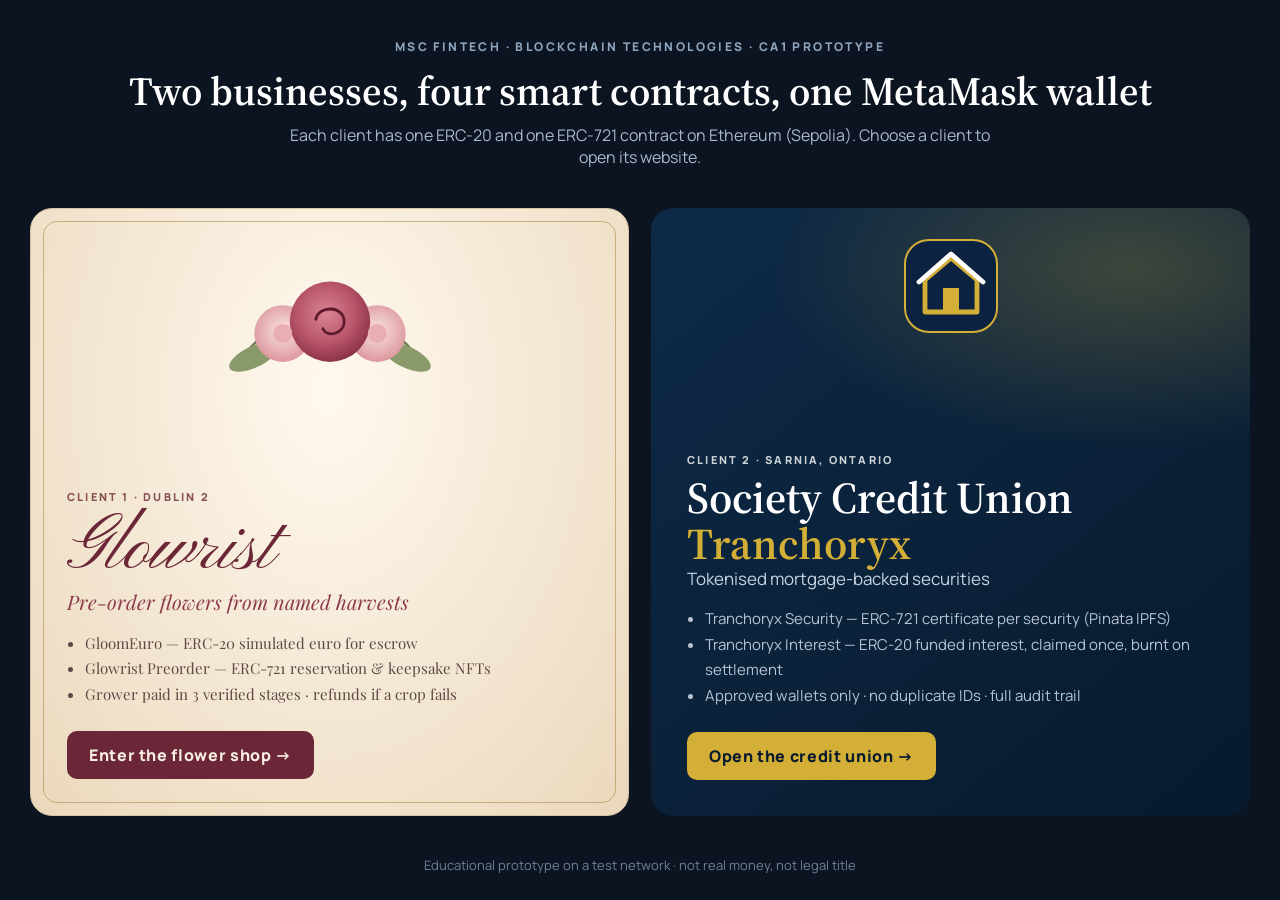
<file: index.html>
<!DOCTYPE html>
<html lang="en">
<head>
  <meta charset="UTF-8">
  <meta name="viewport" content="width=device-width, initial-scale=1.0">
  <title>Blockchain CA1 · Glowrist & Society Credit Union</title>
  <link rel="preconnect" href="https://fonts.googleapis.com">
  <link rel="preconnect" href="https://fonts.gstatic.com" crossorigin>
  <link href="https://fonts.googleapis.com/css2?family=Manrope:wght@400;600;800&family=Pinyon+Script&family=Playfair+Display:ital,wght@0,700;1,500&family=Source+Serif+4:opsz,wght@8..60,600&display=swap" rel="stylesheet">
  <style>
    * { box-sizing: border-box; }
    body { margin: 0; font-family: "Manrope", sans-serif; min-height: 100vh; display: flex; flex-direction: column; background: #0B1420; }
    .top { text-align: center; color: #fff; padding: 34px 20px 10px; }
    .top small { letter-spacing: .2em; text-transform: uppercase; font-size: 12px; color: #8FA4BD; font-weight: 800; }
    .top h1 { font-family: "Source Serif 4", serif; font-weight: 600; font-size: clamp(26px, 3.4vw, 40px); margin: 8px 0 6px; }
    .top p { color: #A9B8CA; margin: 0 auto; max-width: 720px; }
    .split { flex: 1; display: grid; grid-template-columns: 1fr 1fr; gap: 22px; padding: 30px; max-width: 1300px; width: 100%; margin: 0 auto; }
    .portal { position: relative; border-radius: 22px; overflow: hidden; text-decoration: none; display: flex; flex-direction: column; justify-content: flex-end; min-height: 480px; padding: 36px; transition: transform .25s, box-shadow .25s; }
    .portal:hover { transform: translateY(-4px); box-shadow: 0 30px 60px -20px rgba(0,0,0,.7); }
    .glow { background: radial-gradient(ellipse at 50% 30%, #FFF9EE, #EAD8BC); color: #6B2737; border: 1px solid #D8C3A2; }
    .glow::before { content: ""; position: absolute; inset: 12px; border: 1px solid rgba(176,138,78,.6); border-radius: 14px; pointer-events: none; }
    .glow .name { font-family: "Pinyon Script", cursive; font-size: 76px; line-height: 1; }
    .glow .tag { font-family: "Playfair Display", serif; font-style: italic; font-size: 20px; color: #8C3A4C; }
    .glow .go { background: #6B2737; color: #F6EEE1; }
    .bank { background: radial-gradient(600px 300px at 80% 10%, rgba(212,175,55,.25), transparent 60%), linear-gradient(140deg, #0E2A47, #071A2E); color: #fff; }
    .bank .name { font-family: "Source Serif 4", serif; font-size: 44px; font-weight: 600; line-height: 1.05; }
    .bank .tag { color: #C7D3E2; font-size: 17px; }
    .bank .go { background: #D4AF37; color: #071A2E; }
    .portal ul { margin: 16px 0 24px; padding-left: 18px; line-height: 1.7; font-size: 15px; }
    .glow ul { color: #5D4A47; font-family: "Playfair Display", serif; }
    .bank ul { color: #B8C4D3; }
    .go { align-self: flex-start; font-weight: 800; padding: 13px 22px; border-radius: 10px; letter-spacing: .04em; }
    .art { position: absolute; top: 30px; left: 0; right: 0; display: flex; justify-content: center; }
    .label { font-size: 11px; letter-spacing: .2em; font-weight: 800; text-transform: uppercase; margin-bottom: 8px; opacity: .8; }
    footer { color: #6E8098; text-align: center; font-size: 13px; padding: 10px 20px 26px; }
    @media (max-width: 860px) { .split { grid-template-columns: 1fr; padding: 16px; } .portal { min-height: 440px; } }
  </style>
</head>
<body>
  <div class="top">
    <small>MSc FinTech · Blockchain Technologies · CA1 Prototype</small>
    <h1>Two businesses, four smart contracts, one MetaMask wallet</h1>
    <p>Each client has one ERC-20 and one ERC-721 contract on Ethereum (Sepolia). Choose a client to open its website.</p>
  </div>

  <div class="split">
    <a class="portal glow" href="glowrist.html">
      <div class="art">
        <svg viewBox="0 0 220 150" width="260" aria-hidden="true">
          <defs><radialGradient id="r" cx="45%" cy="40%" r="60%"><stop offset="0" stop-color="#D98493"/><stop offset=".6" stop-color="#B9566B"/><stop offset="1" stop-color="#8E3349"/></radialGradient>
          <radialGradient id="p" cx="50%" cy="45%" r="60%"><stop offset="0" stop-color="#FBE3E1"/><stop offset="1" stop-color="#D99198"/></radialGradient></defs>
          <path d="M40,95 C60,70 80,72 100,90" stroke="#6E7D52" stroke-width="2" fill="none"/>
          <path d="M120,90 C140,72 160,70 180,95" stroke="#6E7D52" stroke-width="2" fill="none"/>
          <ellipse cx="45" cy="100" rx="22" ry="9" fill="#8A9A6B" transform="rotate(-25 45 100)"/>
          <ellipse cx="175" cy="100" rx="22" ry="9" fill="#8A9A6B" transform="rotate(25 175 100)"/>
          <circle cx="70" cy="80" r="24" fill="url(#p)"/><circle cx="150" cy="80" r="24" fill="url(#p)"/>
          <circle cx="110" cy="70" r="34" fill="url(#r)"/>
          <path d="M98,68 C100,56 122,56 122,70 C122,80 108,84 104,76" fill="none" stroke="#5E1B2D" stroke-width="2.4" stroke-linecap="round"/>
          <circle cx="70" cy="80" r="8" fill="#E9AEB3"/><circle cx="150" cy="80" r="8" fill="#E9AEB3"/>
        </svg>
      </div>
      <div class="label">Client 1 · Dublin 2</div>
      <div class="name">Glowrist</div>
      <div class="tag">Pre-order flowers from named harvests</div>
      <ul>
        <li>GloomEuro — ERC-20 simulated euro for escrow</li>
        <li>Glowrist Preorder — ERC-721 reservation & keepsake NFTs</li>
        <li>Grower paid in 3 verified stages · refunds if a crop fails</li>
      </ul>
      <span class="go">Enter the flower shop →</span>
    </a>

    <a class="portal bank" href="society.html">
      <div class="art">
        <svg viewBox="0 0 48 48" width="96" aria-hidden="true">
          <rect x="1" y="1" width="46" height="46" rx="12" fill="#0B2340" stroke="#D4AF37" stroke-width="1"/>
          <path d="M24 10 L37 21 L37 37 L11 37 L11 21 Z" fill="none" stroke="#D4AF37" stroke-width="2.4" stroke-linejoin="round"/>
          <rect x="20" y="25" width="8" height="12" fill="#D4AF37"/>
          <path d="M8 22 L24 8 L40 22" fill="none" stroke="#fff" stroke-width="2.4" stroke-linecap="round" stroke-linejoin="round"/>
        </svg>
      </div>
      <div class="label">Client 2 · Sarnia, Ontario</div>
      <div class="name">Society Credit Union<br><span style="color:#D4AF37">Tranchoryx</span></div>
      <div class="tag">Tokenised mortgage-backed securities</div>
      <ul>
        <li>Tranchoryx Security — ERC-721 certificate per security (Pinata IPFS)</li>
        <li>Tranchoryx Interest — ERC-20 funded interest, claimed once, burnt on settlement</li>
        <li>Approved wallets only · no duplicate IDs · full audit trail</li>
      </ul>
      <span class="go">Open the credit union →</span>
    </a>
  </div>
  <footer>Educational prototype on a test network · not real money, not legal title</footer>
</body>
</html>
</file>
